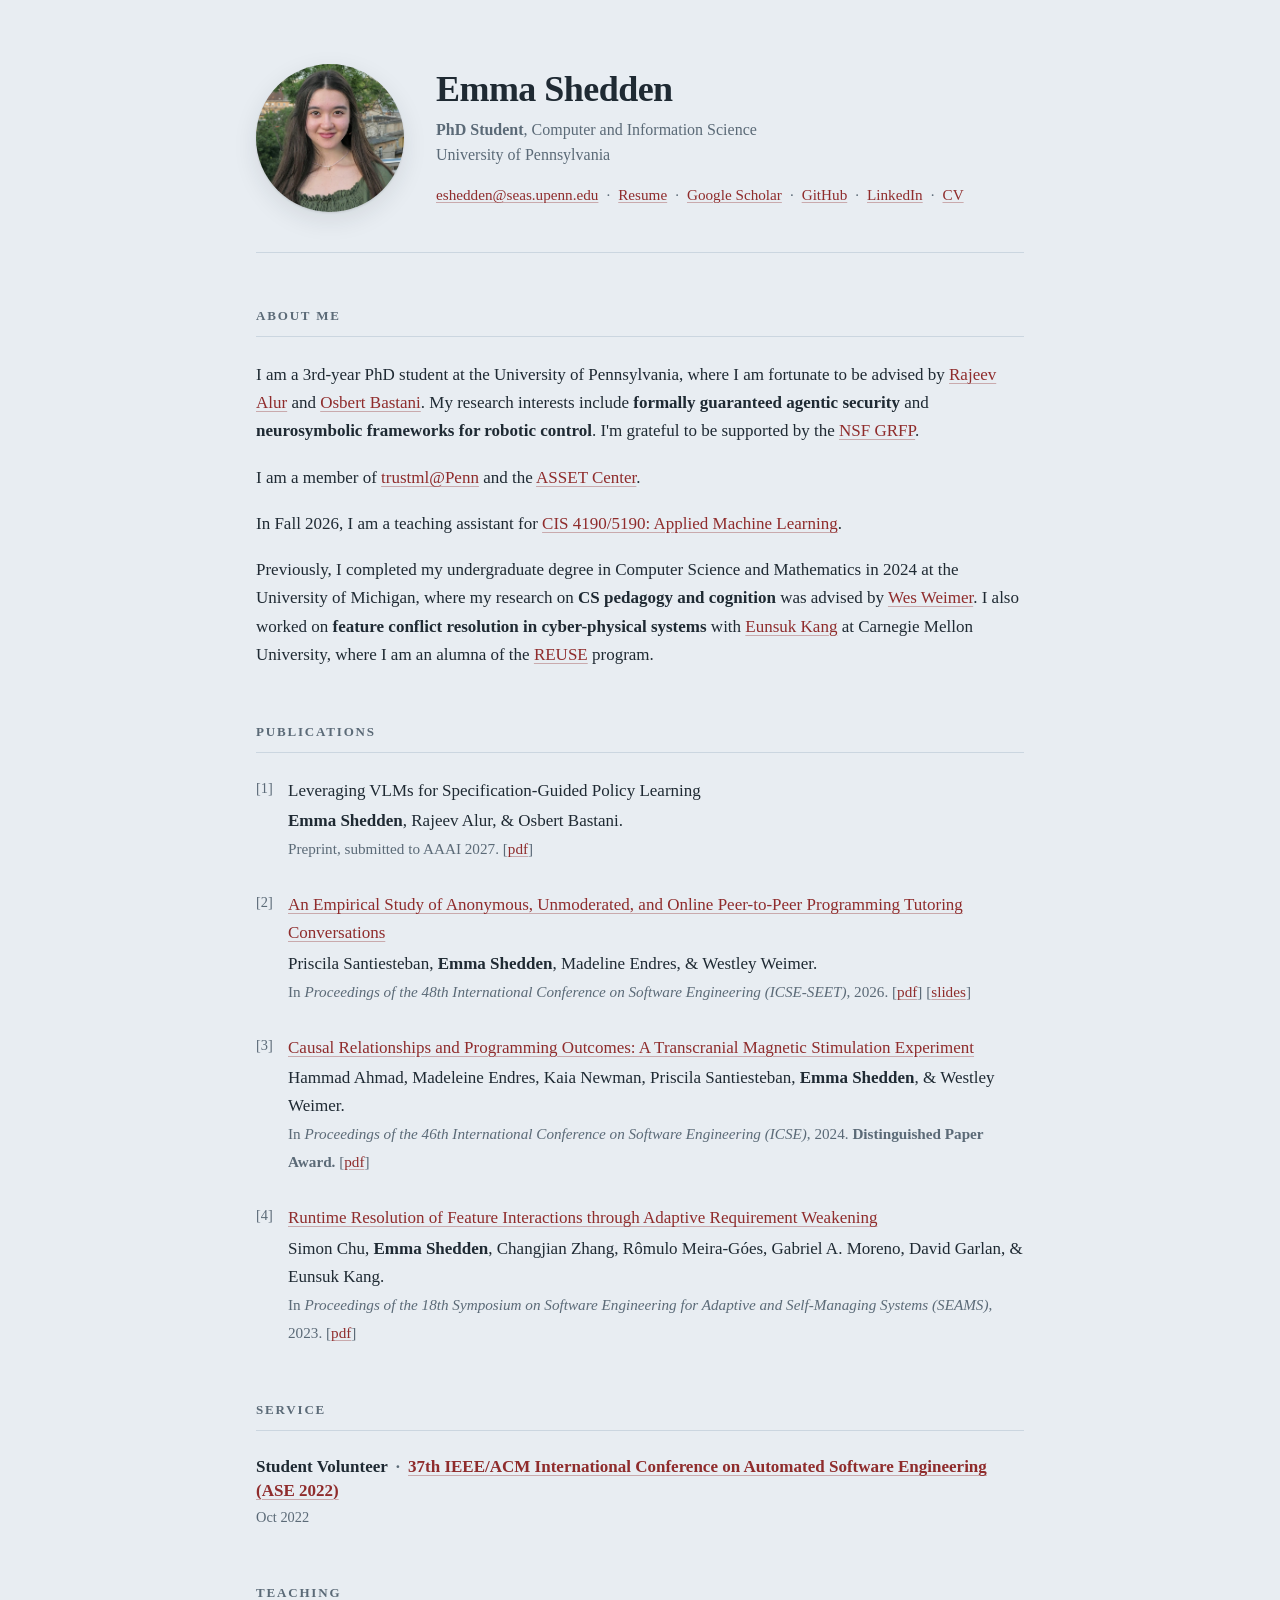
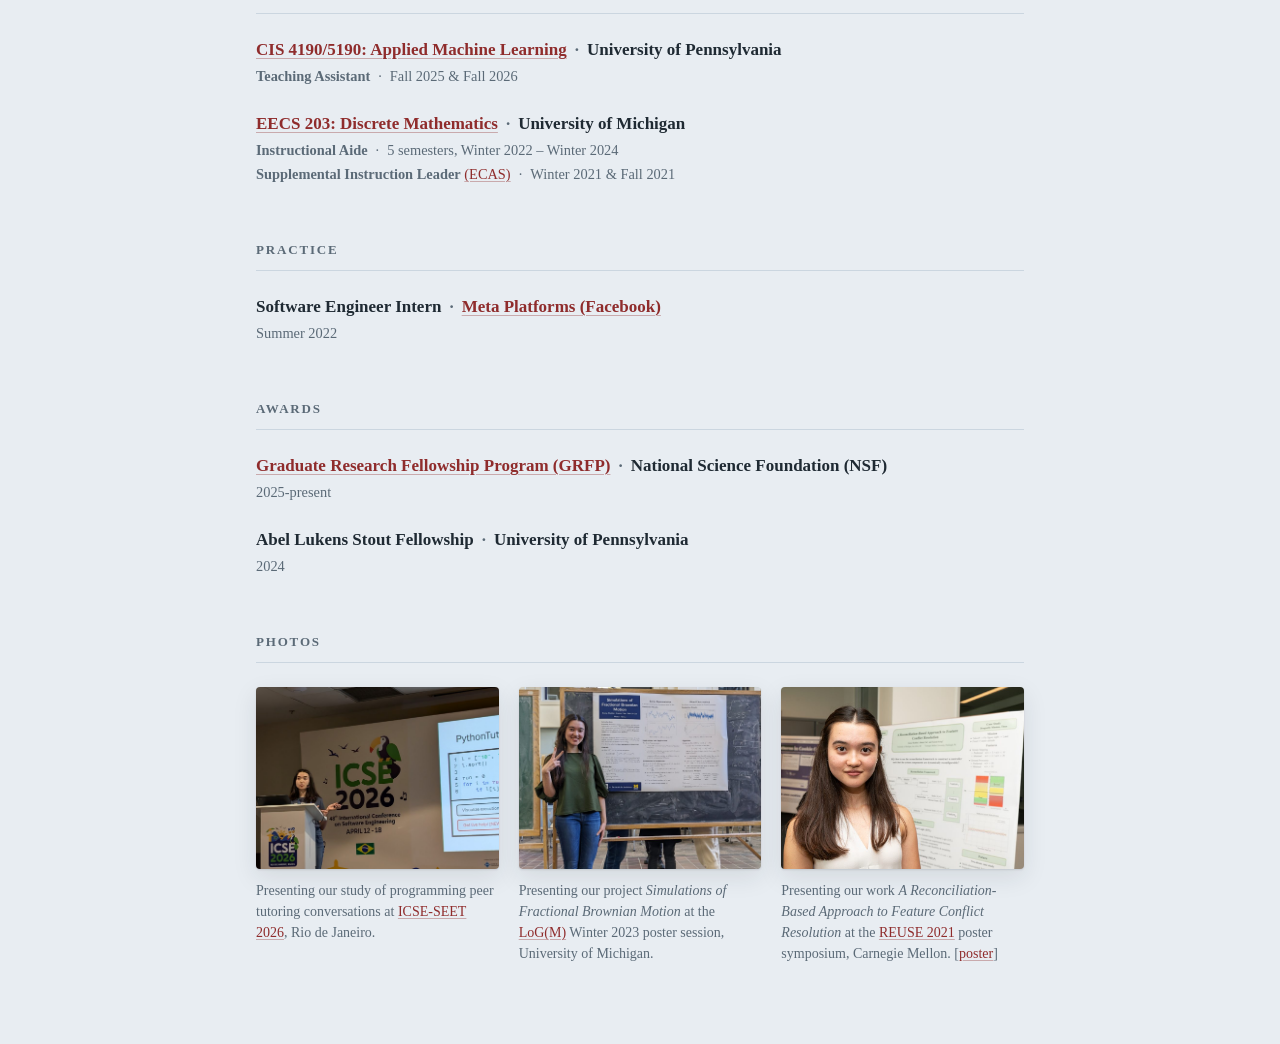
<file: index.html>
<!DOCTYPE html>
<html lang="en">
<head>
  <meta charset="utf-8">
  <meta name="viewport" content="width=device-width, initial-scale=1">
  <title>Emma Shedden</title>
  <meta name="description" content="Emma Shedden — PhD student in Computer Science at the University of Pennsylvania, working on formal methods for AI agents.">
  <link rel="stylesheet" href="css/style.css?v=2026-09-03">
  <link rel="icon" type="image/jpg" href="imgs/portrait.jpg">
</head>

<body>
<div class="page">

<header class="masthead">
  <img class="masthead__portrait" src="imgs/portrait.jpg" width="148" height="148" alt="Portrait of Emma Shedden">
  <div>
    <h1 class="masthead__name">Emma Shedden</h1>
    <p class="masthead__affiliation">
      <b>PhD Student</b>, Computer and Information Science<br>
      University of Pennsylvania
    </p>
    <p class="masthead__links">
      <a href="MAILTO:eshedden@seas.upenn.edu">eshedden@seas.upenn.edu</a><span class="sep">&middot;</span><a href="files/resume.pdf">Resume</a><span class="sep">&middot;</span><a href="https://scholar.google.com/citations?user=caXMYH8AAAAJ&hl=en&oi=ao">Google Scholar</a><span class="sep">&middot;</span><a href="https://github.com/EmmaShedden">GitHub</a><span class="sep">&middot;</span><a href="https://www.linkedin.com/in/emshedde/">LinkedIn</a><span class="sep">&middot;</span><a href="files/CV.pdf">CV</a>
    </p>
  </div>
</header>

<section>
  <h2>About Me</h2>

  <p>I am a 3rd-year PhD student at the University of Pennsylvania, where I am fortunate to be advised by <a href="https://www.cis.upenn.edu/~alur/">Rajeev Alur</a> and <a href="https://obastani.github.io/">Osbert Bastani</a>. My research interests include <b>formally guaranteed agentic security</b> and <b>neurosymbolic frameworks for robotic control</b>. I'm grateful to be supported by the <a href="https://www.nsf.gov/funding/initiatives/grfp">NSF GRFP</a>.</p>

  <p>I am a member of <a href="https://trustml.github.io/">trustml@Penn</a> and the <a href="https://asset.engineering.upenn.edu/">ASSET Center</a>.</p>

  <p>In Fall 2026, I am a teaching assistant for <a href="https://www.engineering.upenn.edu/~cis5190/fall2026/">CIS 4190/5190: Applied Machine Learning</a>. </p>

  <p>Previously, I completed my undergraduate degree in Computer Science and Mathematics in 2024 at the University of Michigan, where my research on <b>CS pedagogy and cognition</b> was advised by <a href="https://web.eecs.umich.edu/~weimerw/">Wes Weimer</a>. I also worked on <b>feature conflict resolution in cyber-physical systems</b> with <a href="https://eskang.github.io/">Eunsuk Kang</a> at Carnegie Mellon University, where I am an alumna of the <a href="https://www.cmu.edu/scs/s3d/reuse/">REUSE</a> program.</p>
</section>

<section>
  <h2>Publications</h2>

  <ol class="publications">
    <li>
      <span class="publication__title">Leveraging VLMs for Specification-Guided Policy Learning</span>
      <b>Emma Shedden</b>, Rajeev Alur, &amp; Osbert Bastani.<br>
      <span class="publication__venue">Preprint, submitted to AAAI 2027. [<a href="files/VLM_task_graphs_AAAI_27.pdf">pdf</a>]</span>
    </li>
    <li>
      <a class="publication__title" href="https://dl.acm.org/doi/full/10.1145/3786580.3786958">An Empirical Study of Anonymous, Unmoderated, and Online Peer-to-Peer Programming Tutoring Conversations</a>
      Priscila Santiesteban, <b>Emma Shedden</b>, Madeline Endres, &amp; Westley Weimer.<br>
      <span class="publication__venue">In <i>Proceedings of the 48th International Conference on Software Engineering (ICSE-SEET)</i>, 2026. [<a href="https://dl.acm.org/doi/pdf/10.1145/3786580.3786958">pdf</a>] [<a href="files/icse-chats-slides-1.pdf">slides</a>]</span>
    </li>
    <li>
      <a class="publication__title" href="https://dl.acm.org/doi/abs/10.1145/3597503.3639096">Causal Relationships and Programming Outcomes: A Transcranial Magnetic Stimulation Experiment</a>
      Hammad Ahmad, Madeleine Endres, Kaia Newman, Priscila Santiesteban, <b>Emma Shedden</b>, &amp; Westley Weimer.<br>
      <span class="publication__venue">In <i>Proceedings of the 46th International Conference on Software Engineering (ICSE)</i>, 2024. <b>Distinguished Paper Award.</b> [<a href="https://dl.acm.org/doi/pdf/10.1145/3597503.3639096">pdf</a>]</span>
    </li>
    <li>
      <a class="publication__title" href="https://doi.org/10.1109/SEAMS59076.2023.00025">Runtime Resolution of Feature Interactions through Adaptive Requirement Weakening</a>
      Simon Chu, <b>Emma Shedden</b>, Changjian Zhang, Rômulo Meira-Góes, Gabriel A. Moreno, David Garlan, &amp; Eunsuk Kang.<br>
      <span class="publication__venue">In <i>Proceedings of the 18th Symposium on Software Engineering for Adaptive and Self-Managing Systems (SEAMS)</i>, 2023. [<a href="https://arxiv.org/pdf/2310.18217">pdf</a>]</span>
    </li>
  </ol>
</section>

<section>
  <h2>Service</h2>

  <div class="entry">
    <h3>Student Volunteer<span class="sep">&middot;</span><a href="https://conf.researchr.org/series/ase">37th IEEE/ACM International Conference on Automated Software Engineering (ASE 2022)</a></h3>
    <p class="entry__meta">Oct 2022</p>
  </div>
</section>

<section>
  <h2>Teaching</h2>

  <div class="entry">
    <h3><a href="https://www.engineering.upenn.edu/~cis5190/fall2026/">CIS 4190/5190: Applied Machine Learning</a><span class="sep">&middot;</span>University of Pennsylvania</h3>
    <p class="entry__meta"><b>Teaching Assistant</b><span class="sep">&middot;</span>Fall 2025 &amp; Fall 2026</p>
  </div>
  <div class="entry">
    <h3><a href="https://ece.engin.umich.edu/academics/course-information/course-descriptions/eecs-203/">EECS 203: Discrete Mathematics</a><span class="sep">&middot;</span>University of Michigan</h3>
    <p class="entry__meta"><b>Instructional Aide</b><span class="sep">&middot;</span>5 semesters, Winter 2022 &ndash; Winter 2024<br><b>Supplemental Instruction Leader</b> <a href="https://ecas.engin.umich.edu/elc-si-schedule/">(ECAS)</a><span class="sep">&middot;</span>Winter 2021 &amp; Fall 2021</p>
  </div>
</section>

<section>
  <h2>Practice</h2>
  <div class="entry">
    <h3>Software Engineer Intern<span class="sep">&middot;</span><a href="https://www.metacareers.com/careerprograms/students">Meta Platforms (Facebook)</a></h3>
    <p class="entry__meta">Summer 2022</p>
  </div>
</section>

<section>
  <h2>Awards</h2>
  <div class="entry">
    <h3><a href="https://www.nsf.gov/funding/initiatives/grfp">Graduate Research Fellowship Program (GRFP)</a><span class="sep">&middot;</span>National Science Foundation (NSF)</h3>
    <p class="entry__meta">2025-present</p>
  </div>
  <div class="entry">
    <h3>Abel Lukens Stout Fellowship<span class="sep">&middot;</span>University of Pennsylvania</h3>
    <p class="entry__meta">2024</p>
  </div>
</section>

<section>
  <h2>Photos</h2>

  <div class="gallery">
    <figure class="figure">
      <img src="imgs/web/icse_2026.jpg" width="1000" height="750" loading="lazy" class="gallery__link"
        alt="Emma Shedden speaking at a podium in front of an ICSE 2026 backdrop, next to a slide about PythonTutor.">
      <figcaption>Presenting our study of programming peer tutoring conversations at <a href="https://conf.researchr.org/home/icse-2026">ICSE-SEET 2026</a>, Rio de Janeiro.</figcaption>
    </figure>

    <!-- Honors capstone poster? -->

    <figure class="figure">
      <img src="imgs/web/logm_2023.jpg" width="1000" height="750" loading="lazy" class="gallery__link"
        alt="LoG(M) poster symposium">
      <figcaption>Presenting our project <i>Simulations of Fractional Brownian Motion</i> at the <a href="https://lsa.umich.edu/math/undergraduates/research-and-career-opportunities/research/LoGM/projects.html">LoG(M)</a> Winter 2023 poster session, University of Michigan.</figcaption>
    </figure>

    <figure class="figure">
      <img src="imgs/web/reuse_2021.jpg" width="800" height="600" loading="lazy" class="gallery__link"
        alt="REUSE 2021 poster symposium">
      <figcaption>Presenting our work <i>A Reconciliation-Based Approach to Feature Conflict Resolution</i> at the <a href="https://www.cylab.cmu.edu/news/2021/08/21-reu.html">REUSE 2021</a> poster symposium, Carnegie Mellon. [<a href="files/Emma_Shedden_REUSE_2021_Poster.pdf">poster</a>]</figcaption>
    </figure>
  </div>
</section>

</div>
</body>
</html>
</file>
<file: css/style.css>
/* emmashedden.github.io */

:root {
  --bg:        #e8edf2;
  --text:      #1f2a33;
  --muted:     #5b6a77;
  --rule:      #cbd6e0;
  --accent:    #8f2c2c;
  --accent-soft: rgba(143, 44, 44, 0.35);

  --serif: "Iowan Old Style", "Palatino Linotype", Palatino, Charter,
           Georgia, "Times New Roman", serif;

  /* overall content width */
  --measure: 48rem;
}

*, *::before, *::after { box-sizing: border-box; }

html {
  -webkit-text-size-adjust: 100%;
}

body {
  margin: 0;
  padding: 4rem 1.5rem 5rem;
  background-color: var(--bg);
  color: var(--text);
  font-family: var(--serif);
  font-size: 1.0625rem;   /* 17px */
  line-height: 1.65;
  text-rendering: optimizeLegibility;
  -webkit-font-smoothing: antialiased;
}

.page {
  max-width: var(--measure);
  margin: 0 auto;
}

/* Links */

a {
  color: var(--accent);
  text-decoration: underline;
  text-decoration-thickness: 1px;
  text-decoration-color: var(--accent-soft);
  text-underline-offset: 0.15em;
  transition: text-decoration-color 120ms ease, color 120ms ease;
}

a:hover,
a:focus-visible {
  text-decoration-color: var(--accent);
}

a:focus-visible {
  outline: 2px solid var(--accent);
  outline-offset: 3px;
  border-radius: 2px;
}

/* Masthead */

.masthead {
  display: flex;
  align-items: center;
  gap: 2rem;
  padding-bottom: 2.5rem;
  border-bottom: 1px solid var(--rule);
}

.masthead__portrait {
  flex: 0 0 auto;
  width: 148px;
  height: 148px;
  border-radius: 50%;
  object-fit: cover;
  box-shadow: 0 1px 2px rgba(31, 42, 51, 0.12),
              0 8px 24px rgba(31, 42, 51, 0.10);
}

.masthead__name {
  margin: 0 0 0.5rem;
  font-size: 2.25rem;
  font-weight: 600;
  letter-spacing: -0.015em;
  line-height: 1.15;
}

.masthead__affiliation {
  margin: 0;
  color: var(--muted);
  font-size: 1rem;
  line-height: 1.55;
}

.masthead__affiliation strong {
  display: block;
  color: var(--text);
  font-weight: 600;
}

.masthead__links {
  margin: 0.9rem 0 0;
  font-size: 0.95rem;
}

.sep {
  color: var(--muted);
  margin: 0 0.5rem;
}

/* Sections */

section {
  margin-top: 3.25rem;
}

h2 {
  margin: 0 0 1.5rem;
  padding-bottom: 0.6rem;
  border-bottom: 1px solid var(--rule);
  color: var(--muted);
  font-size: 0.8125rem;
  font-weight: 600;
  letter-spacing: 0.14em;
  text-transform: uppercase;
}

h3 {
  margin: 0 0 0.2rem;
  font-size: 1.0625rem;
  font-weight: 600;
  line-height: 1.4;
}

p {
  margin: 0 0 1.15rem;
}

p:last-child { margin-bottom: 0; }

/* Entries: publications, positions, service */

.entry + .entry {
  margin-top: 1.5rem;
}

.entry__meta {
  margin: 0 0 0.75rem;
  color: var(--muted);
  font-size: 0.9rem;
  font-variant-numeric: tabular-nums;
}

/* no bullet list follows -> drop the trailing gap */
.entry__meta:last-child {
  margin-bottom: 0;
}

.entry ul {
  margin: 0;
  padding-left: 1.15rem;
  list-style: disc;
}

.entry li {
  margin-bottom: 0.5rem;
  padding-left: 0.2rem;
}

.entry li::marker {
  color: var(--rule);
}

.entry li:last-child { margin-bottom: 0; }

.publications {
  margin: 0;
  padding: 0;
  list-style: none;
  counter-reset: publication;
}

.publications > li {
  counter-increment: publication;
  position: relative;
  padding-left: 2rem;
}

.publications > li + li {
  margin-top: 1.75rem;
}

.publications > li::before {
  content: "[" counter(publication) "]";
  position: absolute;
  left: 0;
  top: 0;
  color: var(--muted);
  font-size: 0.9rem;
  font-variant-numeric: tabular-nums;
}

.publication__title {
  display: block;
  margin-bottom: 0.15rem;
}

.publication__venue {
  color: var(--muted);
  font-size: 0.95rem;
}

/* Gallery */

.gallery {
  display: grid;
  grid-template-columns: repeat(auto-fit, minmax(14rem, 1fr));
  gap: 1.75rem 1.25rem;
}

.gallery figure {
  margin: 0;
}

.gallery__link {
  display: block;
  border-radius: 4px;
  overflow: hidden;
  box-shadow: 0 1px 2px rgba(31, 42, 51, 0.12),
              0 8px 24px rgba(31, 42, 51, 0.10);
  transition: box-shadow 120ms ease;
}

.gallery__link:hover,
.gallery__link:focus-visible {
  box-shadow: 0 1px 2px rgba(31, 42, 51, 0.16),
              0 12px 32px rgba(31, 42, 51, 0.18);
}

.gallery img {
  display: block;
  width: 100%;
  height: auto;
  aspect-ratio: 4 / 3;
  object-fit: cover;
  background: var(--rule);
}

.gallery figcaption {
  margin-top: 0.7rem;
  color: var(--muted);
  font-size: 0.875rem;
  line-height: 1.5;
}

/* Small utilities */

.note {
  padding: 1rem 1.25rem;
  border-left: 3px solid var(--accent-soft);
  background: rgba(255, 255, 255, 0.5);
  border-radius: 0 4px 4px 0;
  font-style: italic;
}

.footer {
  margin-top: 3.5rem;
  padding-top: 1.75rem;
  border-top: 1px solid var(--rule);
  color: var(--muted);
  font-size: 0.95rem;
}

/* Responsive */

@media (max-width: 34rem) {
  body {
    padding: 2.5rem 1.25rem 3.5rem;
    font-size: 1rem;
  }

  .masthead {
    flex-direction: column;
    align-items: flex-start;
    gap: 1.5rem;
    padding-bottom: 2rem;
  }

  .masthead__portrait {
    width: 116px;
    height: 116px;
  }

  .masthead__name {
    font-size: 1.875rem;
  }

  section { margin-top: 2.5rem; }
}

@media (prefers-reduced-motion: reduce) {
  * { transition: none !important; }
}
</file>
